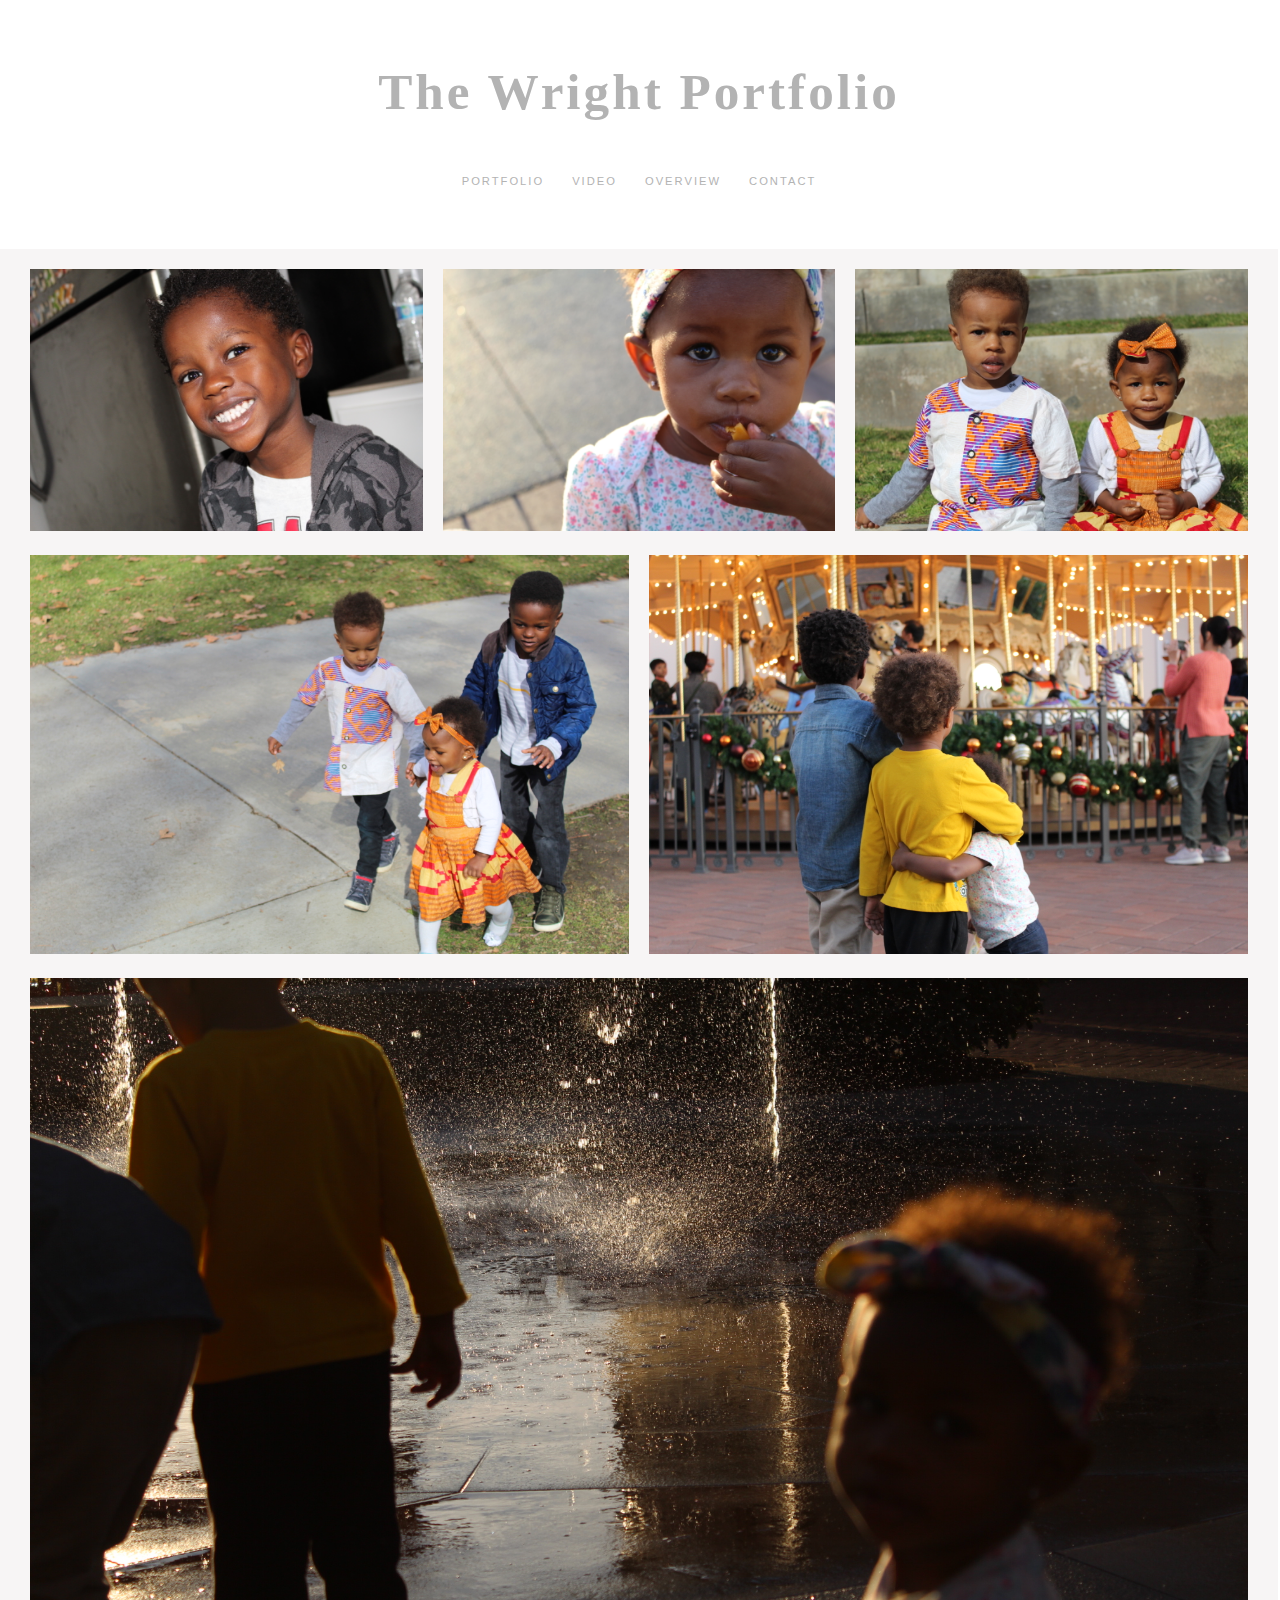
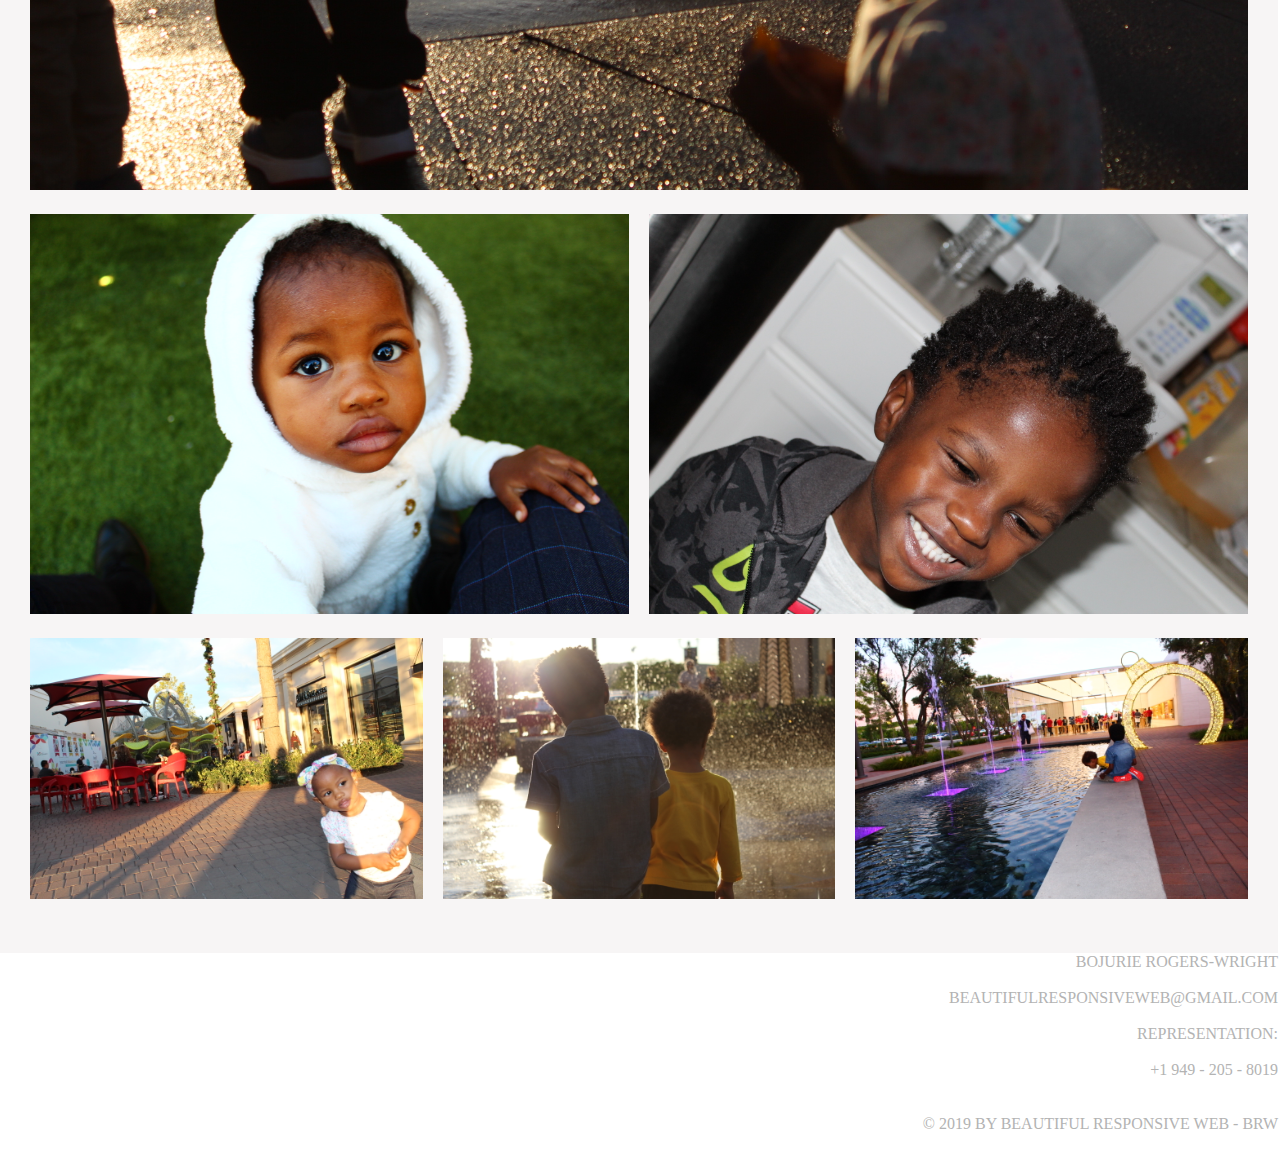
<file: index.html>
<!DOCTYPE html>
<html lang="en">
<head>
  <meta charset="UTF-8">
  <meta name="viewport" content="width=device-width, initial-scale=1.0">
  <meta http-equiv="X-UA-Compatible" content="ie=edge">
  <title>The Wright Kids Portfolio</title>
  <link rel="stylesheet" href="css/style.css">
  <link rel="stylesheet" href="css/portfolio.css">
</head>
<body>
  <div class="container">

    <header class="header">
        <div class="header_nav-wrapper">
            <h1><a href="index.html">The Wright Portfolio</a></h1>
        </div>
    
    
        <nav>
            <ul class="header_nav-wrapper_links">
                <a href="portfolio.html">Portfolio</a>
                <a href="videos.html">Video</a>
                <a href="overview.html">Overview</a>
                <a href="contact.html">Contact</a>
            </ul>
        </nav>
    </header>
    <main class="main">
        <div class="main-wrapper">
            <div class="image-wrapper__name-photos">
                
                  <a class="image-wrapper__name-photos-link" href="#">
                    <img src="images/LandingPage/IMG_0128.JPG" alt="">
                  </a>
                
                  <a class="image-wrapper__name-photos-link" href="#">
                    <img src="images/LandingPage/IMG_0056.JPG" alt="">
                  </a>

                  <a class="image-wrapper__name-photos-link" href="#">
                      <img src="images/LandingPage/IMG_0215.JPG" alt="">
                  </a>

            </div>

            <div class="image-wrapper__name-photos">
                  <a class="image-wrapper__name-photos-link" href="#">
                      <img src="images/LandingPage/IMG_0246.JPG" alt="">
                  </a>

                  <a class="image-wrapper__name-photos-link" href="#">
                    <img src="/images/LandingPage/IMG_0090.JPG" alt="">
                  </a>
            </div>
            <div class="image-wrapper__name-photos">
                <a class="image-wrapper__name-photos-link" href="#">
                    <img src="images/LandingPage/IMG_0033.JPG" alt="">
                </a>
            </div>
            <div class="image-wrapper__name-photos">
                
                <a class="image-wrapper__name-photos-link" href="#">
                    <img src="images/LandingPage/IMG_0153.JPG" alt="">
                </a>
                <a class="image-wrapper__name-photos-link" href="#">
                    <img src="images/LandingPage/IMG_0131.JPG" alt="">
                </a>

            </div>
            <div class="image-wrapper__name-photos">
                
                <a class="image-wrapper__name-photos-link" href="#">
                    <img src="images/LandingPage/IMG_0061.JPG" alt="">
                </a>
                <a class="image-wrapper__name-photos-link" href="#">
                    <img src="images/LandingPage/IMG_0032.JPG" alt="">
                </a>
                <a class="image-wrapper__name-photos-link" href="#">
                    <img src="images/LandingPage/IMG_0113.JPG" alt="">
                </a>

            </div>
       </div>
    </main>

    <footer>
        <div class="sqs-block html-block sqs-block-html" data-block-type="2" id="block-yui_3_17_2_1_1560896270280_31772">
            <div class="sqs-block-content">
                <p style="text-align:right;white-space:pre-wrap;" class="">BOJURIE ROGERS-WRIGHT<br>
                    <a href="mailto:beautifulresponsiveweb@gmail.com" target="_blank">BEAUTIFULRESPONSIVEWEB@GMAIL.COM</a>
                </p>
                <p style="text-align:right;white-space:pre-wrap;" class="">REPRESENTATION:
                    <br>+1 949 -&nbsp;205 - 8019<br>
                    <br>© 2019 BY BEAUTIFUL RESPONSIVE WEB - BRW
                </p>
            </div>
        </div>
    </footer>
  </div>
</body>
</html>
</file>
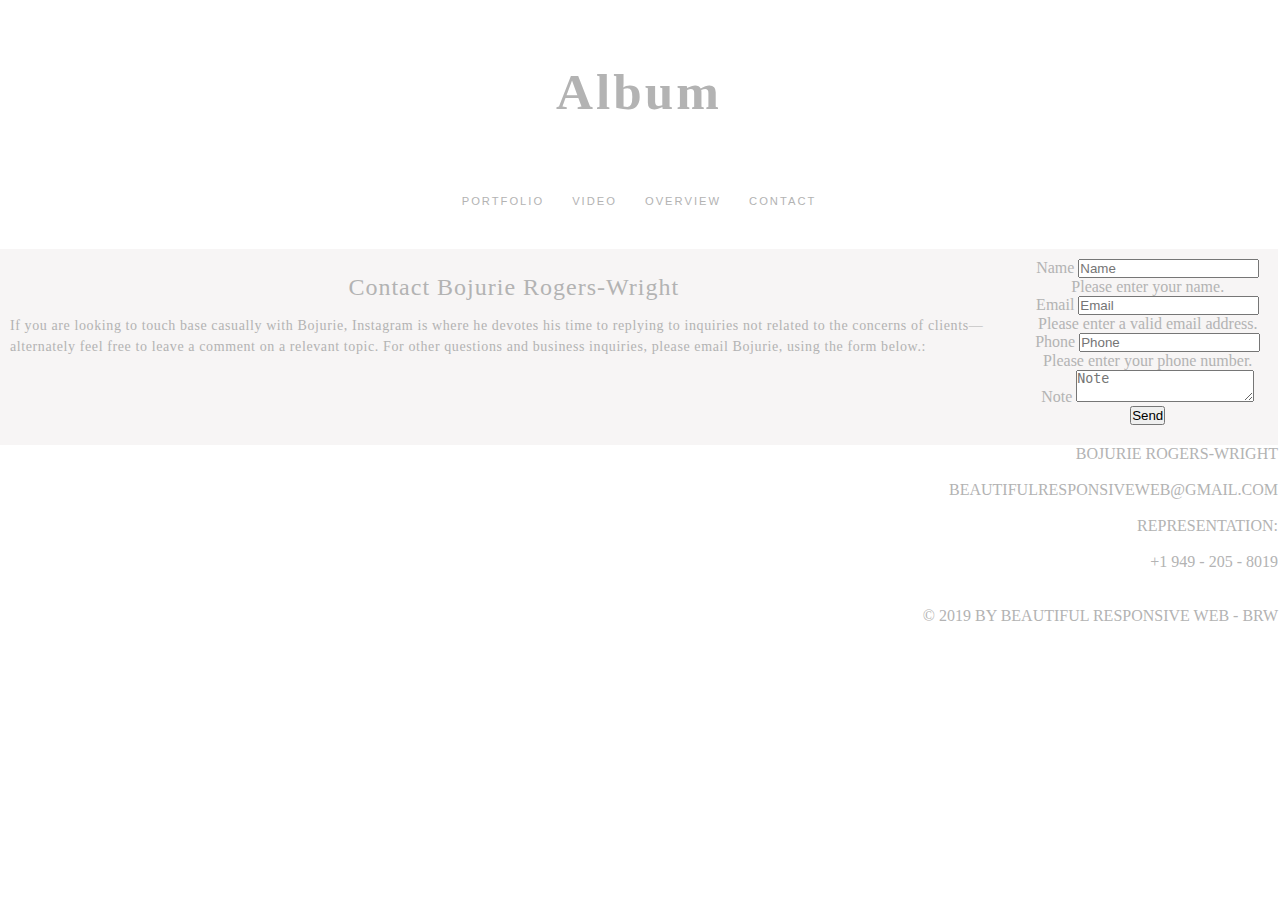
<file: contact.html>
<!DOCTYPE html>
<html lang="en">
<head>
  <meta charset="UTF-8">
  <meta name="viewport" content="width=device-width, initial-scale=1.0">
  <meta http-equiv="X-UA-Compatible" content="ie=edge">
  <title>La Familia</title>
  <link rel="stylesheet" href="css/style.css">
  <link rel="stylesheet" href="css/portfolio.css">
  <link rel="stylesheet" href="css/overview.css">
  <link rel="stylesheet" href="css/contact.css">
</head>
<body>

  <div class="container">

    <header class="header">
      <div class="header_nav-wrapper">
          <h1><a href="index.html">Album</a></h1>
      </div>
    </header>
    
    <nav>
        <ul class="header_nav-wrapper_links">
            <a href="portfolio.html">Portfolio</a>
            <a href="videos.html">Video</a>
            <a href="overview.html">Overview</a>
            <a href="contact.html">Contact</a>
        </ul>
    </nav>
    <main>
        <div class="contact">
            <h1>Contact Bojurie Rogers-Wright</h1>
            <p>If you are looking to touch base casually with Bojurie, <a href="https://www.instagram.com/bojuriescode/" target="blank">Instagram</a>  is where he devotes his time to replying to inquiries not related to the concerns of clients—alternately feel free to leave a comment on a relevant topic. For other questions and business inquiries, please email Bojurie, using the form below.:</p>
        </div>
        <div class="contact-form">
            <form action="mailto:bojurier@gmail.com" method="POST" enctype="text/plain">
                <div class="input">
                    <div class="name">
                        <label for="">Name</label>
                        <input type="text" rel="Full Name" placeholder="Name" value="" name="name" required>
                        <span class="status"> 
                            <span class="valid"><span class="indicator"></span></span>
                            <span class="invalid"><span class="indicator"></span>Please enter your name.</span>
                            <span class="indicator"></span>
                        </span>
                    </div>

                    <div class="email">
                        <label>Email</label>
                        <input type="email" rel="Email Address" placeholder="Email" value="" name="email" required="">
                        <span class="status"> 
                            <span class="valid"><span class="indicator"></span></span>
                            <span class="invalid"><span class="indicator"></span>Please enter a valid email address.</span>
                            <span class="indicator"></span>
                        </span>
                    </div>

                    <div class="phone">
                        <label>Phone</label>
                        <input type="phone" rel="Phone Number" placeholder="Phone" value="" name="phone">
                    </div>
                    <span class="status"> 
                            <span class="valid"><span class="indicator"></span></span>
                            <span class="invalid"><span class="indicator"></span>Please enter your phone number.</span>
                            <span class="indicator"></span>
                        </span>
                </div>

                <div class="message">
                    <label>Note</label>
                    <textarea name="msg" placeholder="Note" required=""></textarea>
                    <span class="status"> 
                </div>
                <div class="submit">
                    <label></label><button data-act="send" class="send">Send</button>
                </div>

                

            </form>

        </div>
        <!-- <div data-ordinal="1" class="widget ContactForm">
            <form action="mailto:bojurier@gmail.com" method="POST" enctype="text/plain">
                <div class="singles">
                    <div class="name">
                        <label>Name</label>
                        <input type="text" rel="Full Name" placeholder="Name" value="" name="name" required="">
                        <span class="status"> 
                            <span class="valid"><span class="indicator"></span></span>
                            <span class="invalid"><span class="indicator"></span>Please enter your name.</span>
                            <span class="indicator"></span>
                        </span>
                    </div>
                    <div class="email">
                        <label>Email</label>
                        <input type="email" rel="Email Address" placeholder="Email" value="" name="email" required="">
                        <span class="status"> 
                            <span class="valid"><span class="indicator"></span></span>
                            <span class="invalid"><span class="indicator"></span>Please enter a valid email address.</span>
                            <span class="indicator"></span>
                        </span>
                    </div>
                    <div class="phone">
                        <label>Phone</label>
                        <input type="phone" rel="Phone Number" placeholder="Phone" value="" name="phone">
                     
                    </div>
                </div>
                    <div class="note">
                        <label>Note</label>
                        <textarea name="msg" placeholder="Note" required=""></textarea>
                        <span class="status"> 
                            <span class="valid"><span class="indicator"></span></span>
                            <span class="invalid"><span class="indicator"></span>Don't forget your message!</span>
                            <span class="indicator"></span>
                        </span>
                    </div>
                    
                    <div class="submit">
                        <label></label><button data-act="send" class="send">Send</button>
                    </div>
                    <div>
                        <label></label><span class="sending">sending...</span>
                    </div>
            </form>
                <div class="sent">
                    Message sent!  Thanks for your interest.
                </div>
        </div> -->
    </main>
    <footer>
        <div class="sqs-block html-block sqs-block-html" data-block-type="2" id="block-yui_3_17_2_1_1560896270280_31772">
            <div class="sqs-block-content">
                <p style="text-align:right;white-space:pre-wrap;" class="">BOJURIE ROGERS-WRIGHT<br>
                    <a href="mailto:beautifulresponsiveweb@gmail.com" target="_blank">BEAUTIFULRESPONSIVEWEB@GMAIL.COM</a>
                </p>
                <p style="text-align:right;white-space:pre-wrap;" class="">REPRESENTATION:
                    <br>+1 949 -&nbsp;205 - 8019<br>
                    <br>© 2019 BY BEAUTIFUL RESPONSIVE WEB - BRW
                </p>
            </div>
        </div>
    </footer>
  </div>
</body>
</html>
</file>
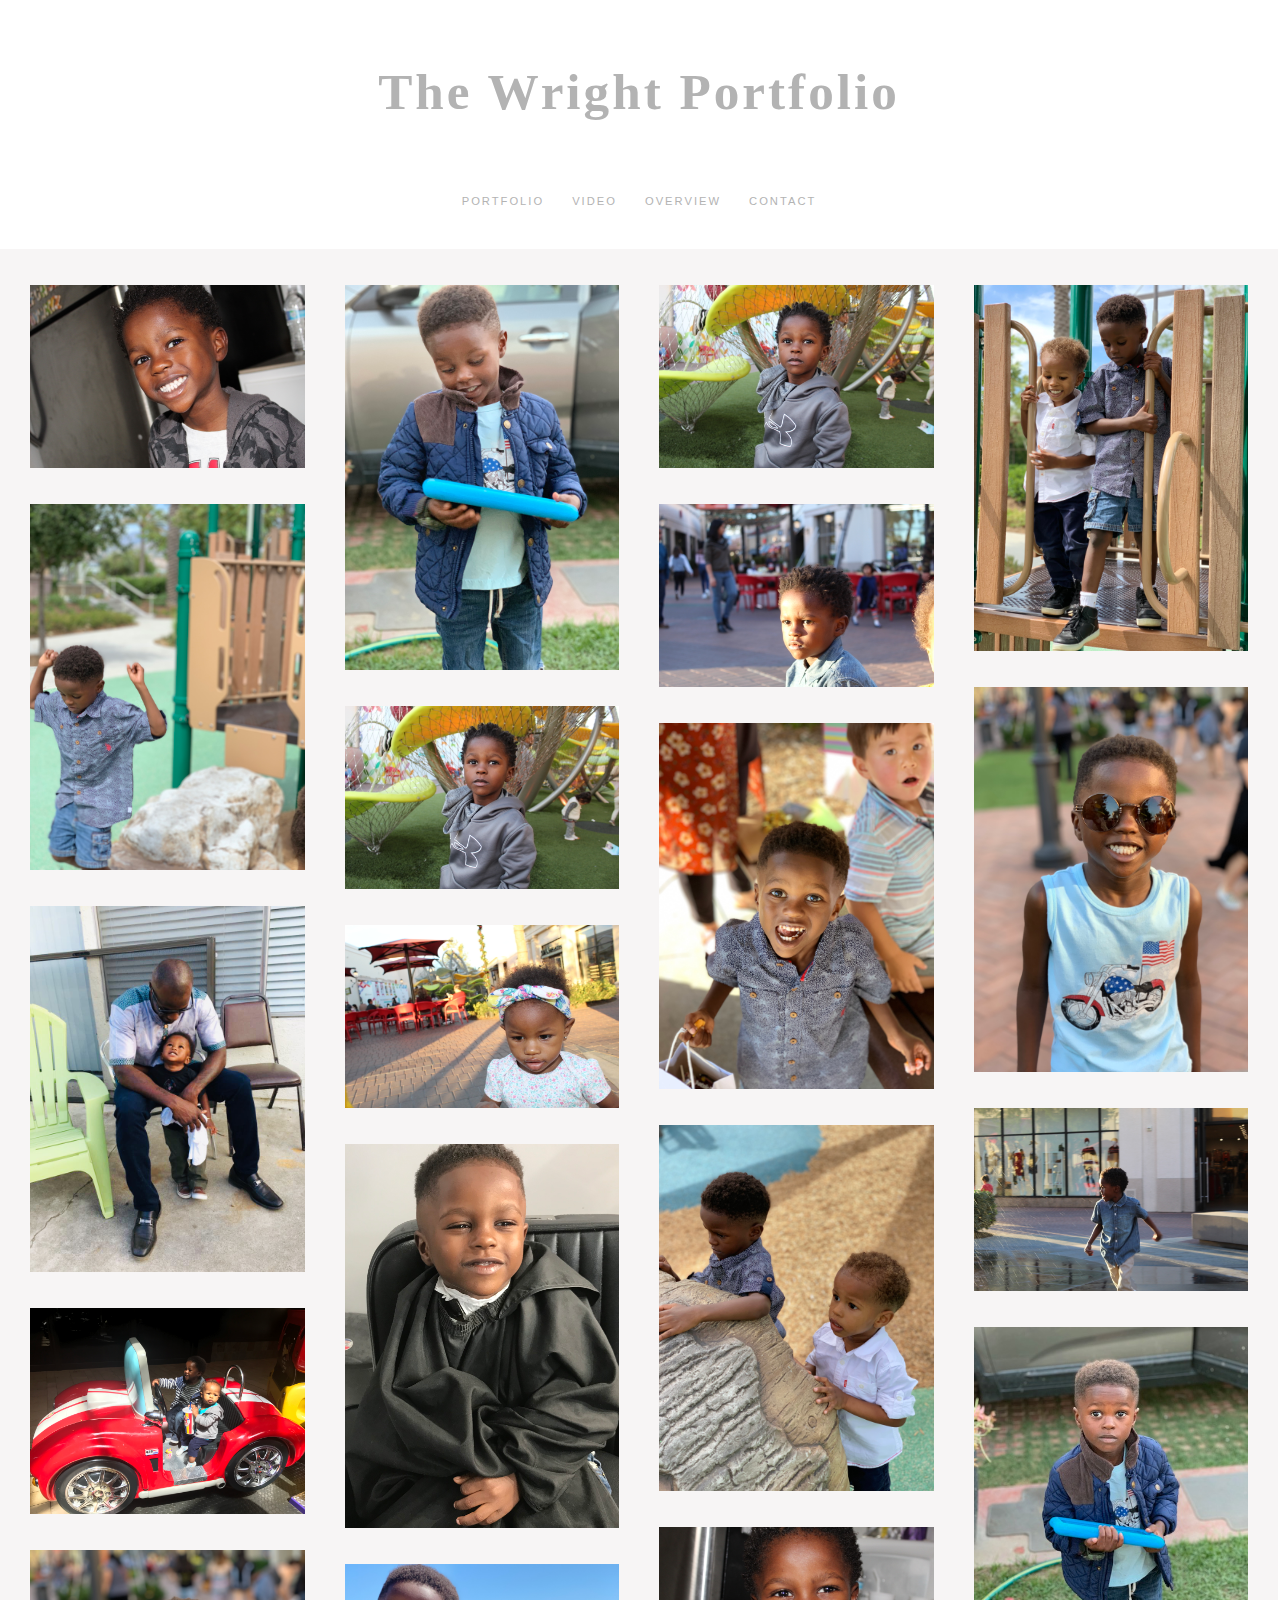
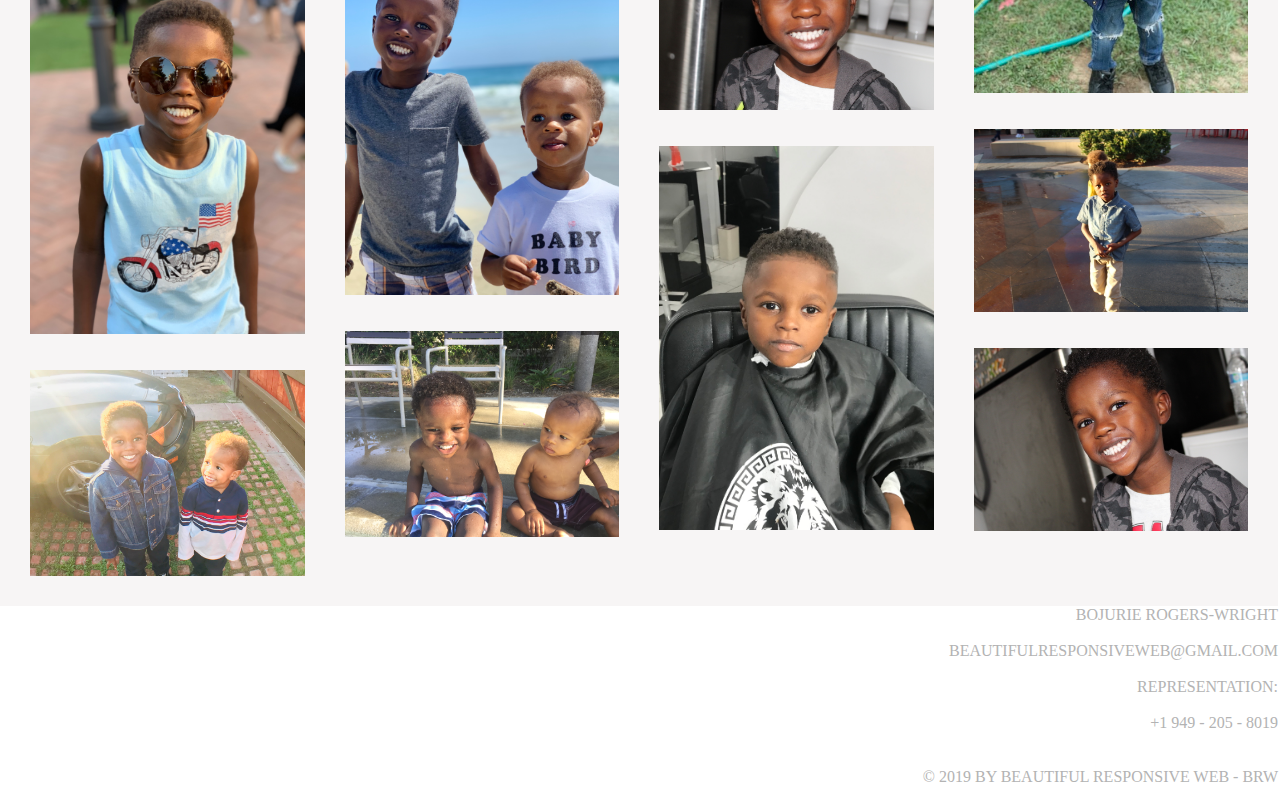
<file: idris.html>
<!DOCTYPE html>
<html lang="en">
<head>
  <meta charset="UTF-8">
  <meta name="viewport" content="width=device-width, initial-scale=1.0">
  <meta http-equiv="X-UA-Compatible" content="ie=edge">
  <title>The Wright Kids Portfolio</title>
  <link rel="stylesheet" href="css/style.css">
  <link rel="stylesheet" href="css/portfolio.css">
</head>
<body>

  <div class="container">

    <header class="header">
      <div class="header_nav-wrapper">
          <h1><a href="index.html">The Wright Portfolio</a></h1>
      </div>
    </header>
    
    <nav>
        <ul class="header_nav-wrapper_links">
            <a href="portfolio.html">Portfolio</a>
            <a href="videos.html">Video</a>
            <a href="overview.html">Overview</a>
            <a href="contact.html">Contact</a>
        </ul>
    </nav>

    <main class="row">
      <div class="column">
            <a class="image-wrapper__name-photos-link" href="#">
              <img src="images/LandingPage/IMG_0128.JPG" onclick="openModal();currentSlide(1)" class="hover-shadow"alt="">
            </a>
            <a class="image-wrapper__name-photos-link" href="">
                <img src="/images/Idris/IMG_0339 copy.jpg" onclick="openModal();currentSlide(2)" class="hover-shadow"alt="">
            </a>
            <a class="image-wrapper__name-photos-link">
                <img src="images/Idris/IMG_0517.jpg" onclick="openModal();currentSlide(3)" class="hover-shadow"alt="">
            </a>
            <a class="image-wrapper__name-photos-link" href="#">
                <img src="images/Idris/IMG_1733.JPG" onclick="openModal();currentSlide(4)" class="hover-shadow"alt="">
            </a>
          
            <a class="image-wrapper__name-photos-link">
                <img src="/images/Idris/IMG_0272 copy.jpg" onclick="openModal();currentSlide(5)" class="hover-shadow"alt="">
            </a>

            <a class="image-wrapper__name-photos-link">
                <img src="images/Idris/IMG_3944.jpg" onclick="openModal();currentSlide(6)" class="hover-shadow"alt="">
            </a>
      </div>
      <div class="column">

            <a class="image-wrapper__name-photos-link" href="">
              <img src="/images/Idris/IMG_0143 copy.jpg" onclick="openModal();currentSlide(7)" class="hover-shadow" alt="">
            </a>
            <a class="image-wrapper__name-photos-link"  href="">
              <img src="/images/Idris/IMG_0158.JPG" onclick="openModal();currentSlide(8)" class="hover-shadow" alt="">
            </a>
            
            <a class="image-wrapper__name-photos-link">
                <img src="images/LandingPage/IMG_0062.JPG" onclick="openModal();currentSlide(9)" class="hover-shadow" alt="">
            </a>
            <a class="image-wrapper__name-photos-link" href="">
              <img src="/images/Idris/IMG_4776 copy.jpg" onclick="openModal();currentSlide(10)" class="hover-shadow" alt="">
            </a>
            <a class="image-wrapper__name-photos-link" href="">
              <img src="/images/Idris/IMG_0114 copy.jpg" onclick="openModal();currentSlide(11)" class="hover-shadow" alt="">
            </a>
            <a class="image-wrapper__name-photos-link">
                <img src="images/Idris/IMG_3819.JPG" onclick="openModal();currentSlide(12)" class="hover-shadow" alt="">
            </a>
      </div>
      <div class="column">
            <a class="image-wrapper__name-photos-link" href="">
              <img src="/images/Idris/IMG_0158.JPG" onclick="openModal();currentSlide(13)" class="hover-shadow" alt="">
            </a>
            <a class="image-wrapper__name-photos-link" href="">
              <img src="/images/Idris/IMG_0054.JPG" onclick="openModal();currentSlide(14)" class="hover-shadow" alt="">
            </a>
            <a class="image-wrapper__name-photos-link" href="">
              <img src="/images/Idris/IMG_0397 copy.jpg" onclick="openModal();currentSlide(15)" class="hover-shadow" alt="">
            </a>
            <a class="image-wrapper__name-photos-link" href="">
              <img src="/images/Idris/IMG_0350 copy.jpg" onclick="openModal();currentSlide(16)" class="hover-shadow" alt="">
            </a>
            <a class="image-wrapper__name-photos-link" href="">
              <img src="/images/Idris/IMG_0129.JPG" onclick="openModal();currentSlide(17)" class="hover-shadow" alt="">
            </a>
            <a class="image-wrapper__name-photos-link" href="">
              <img src="/images/Idris/IMG_4332 copy.jpg" onclick="openModal();currentSlide(18)" class="hover-shadow" alt="">
            </a>
            
        </div>
        <div class="column">

            <a class="image-wrapper__name-photos-link" href="">
              <img src="/images/Idris/IMG_0320 copy.jpg" onclick="openModal();currentSlide(19)" class="hover-shadow" alt="">
            </a>
            <a class="image-wrapper__name-photos-link" href="">
              <img src="/images/Idris/IMG_0272 copy.jpg" onclick="openModal();currentSlide(20)" class="hover-shadow" alt="">
            </a>
            <a class="image-wrapper__name-photos-link" href="">
              <img src="/images/Idris/IMG_0045.JPG" onclick="openModal();currentSlide(21)" class="hover-shadow" alt="">
            </a>
            <a class="image-wrapper__name-photos-link" href="">
              <img src="/images/Idris/IMG_0138 copy.jpg" onclick="openModal();currentSlide(22)" class="hover-shadow" alt="">
            </a>
            <a class="image-wrapper__name-photos-link" href="">
              <img src="/images/Idris/IMG_0058.JPG" onclick="openModal();currentSlide(23)" class="hover-shadow" alt="">
            </a>
            <a class="image-wrapper__name-photos-link" href="#">
                <img src="images/LandingPage/IMG_0128.JPG" onclick="openModal();currentSlide(24)" class="hover-shadow" alt="">
            </a>
          
        </div>
    </main>

    <script src="index.js" type="text"></script>

    <footer>
      <div class="sqs-block html-block sqs-block-html" data-block-type="2" id="block-yui_3_17_2_1_1560896270280_31772">
          <div class="sqs-block-content">
              <p style="text-align:right;white-space:pre-wrap;" class="">BOJURIE ROGERS-WRIGHT<br>
                  <a href="mailto:beautifulresponsiveweb@gmail.com" target="_blank">BEAUTIFULRESPONSIVEWEB@GMAIL.COM</a>
              </p>
              <p style="text-align:right;white-space:pre-wrap;" class="">REPRESENTATION:
                  <br>+1 949 -&nbsp;205 - 8019<br>
                  <br>© 2019 BY BEAUTIFUL RESPONSIVE WEB - BRW
              </p>
          </div>
      </div>
  </footer>
</div>
</body>
</html>
</file>
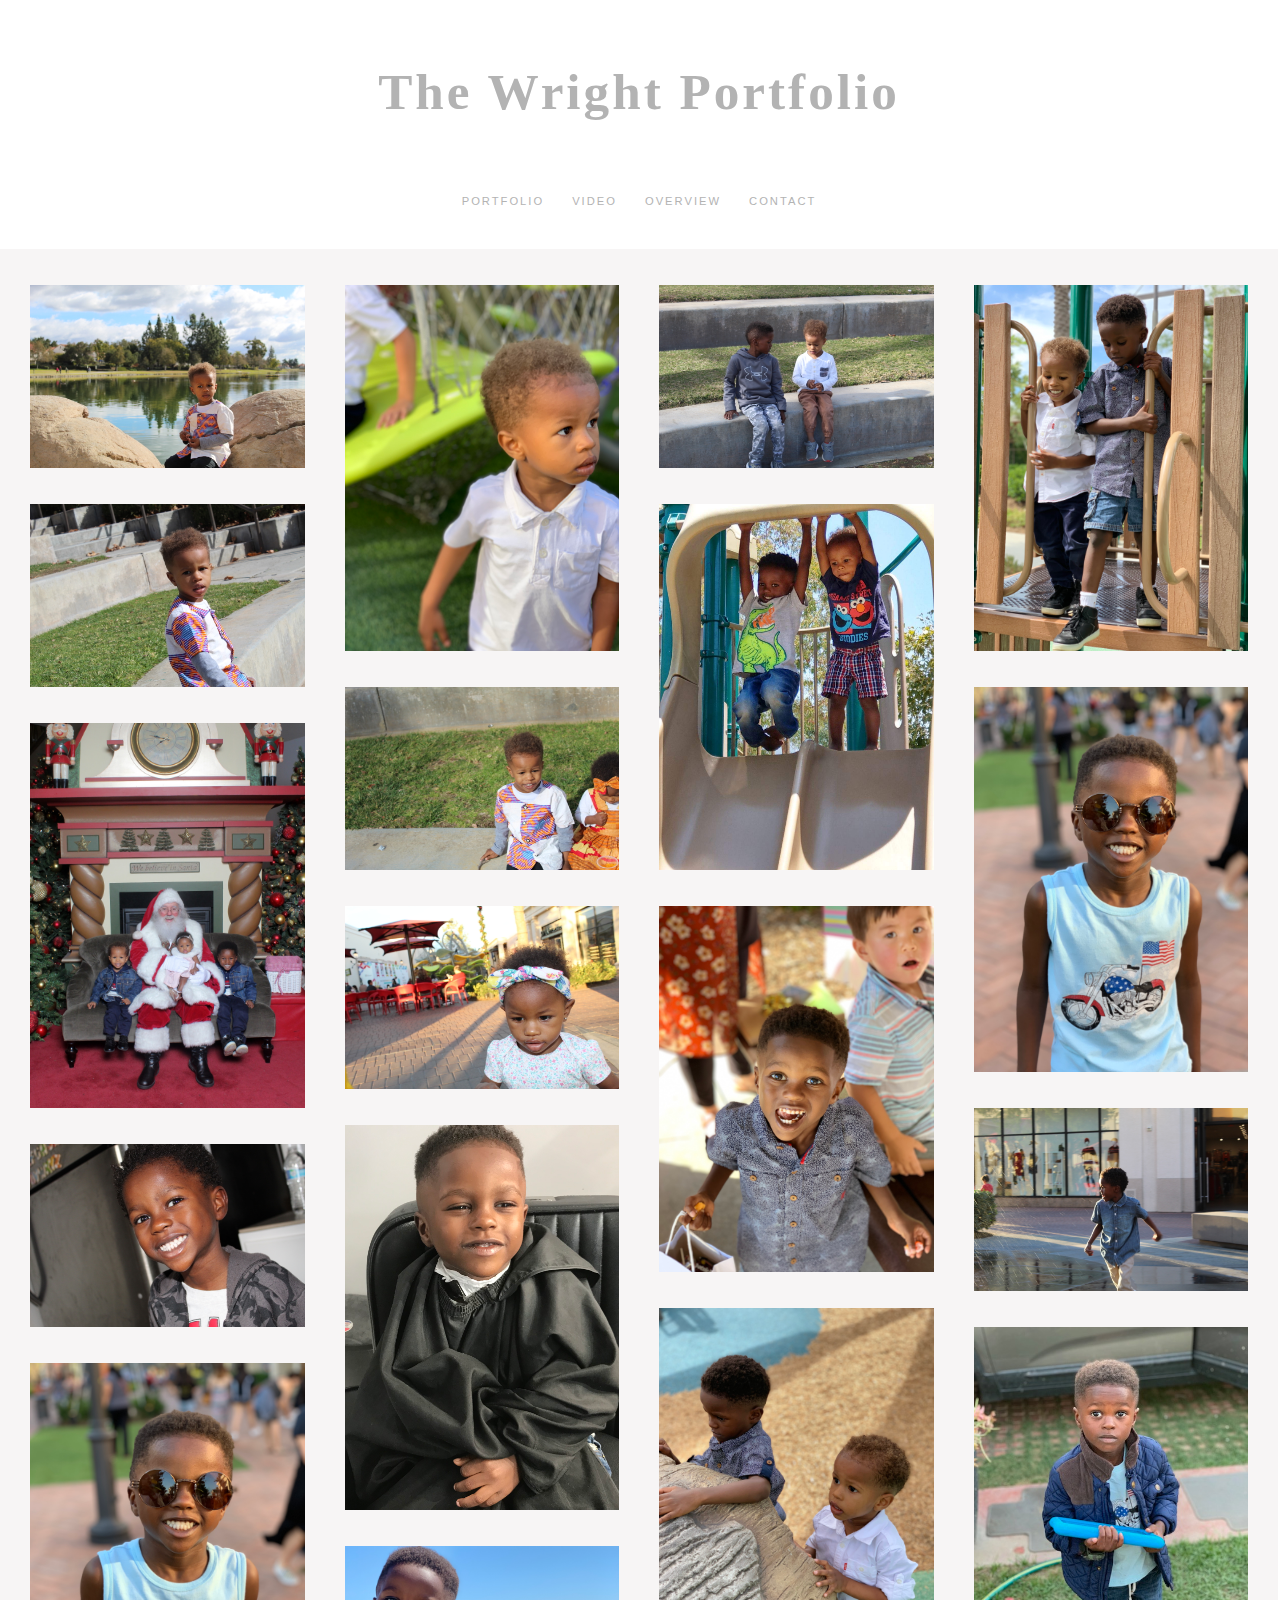
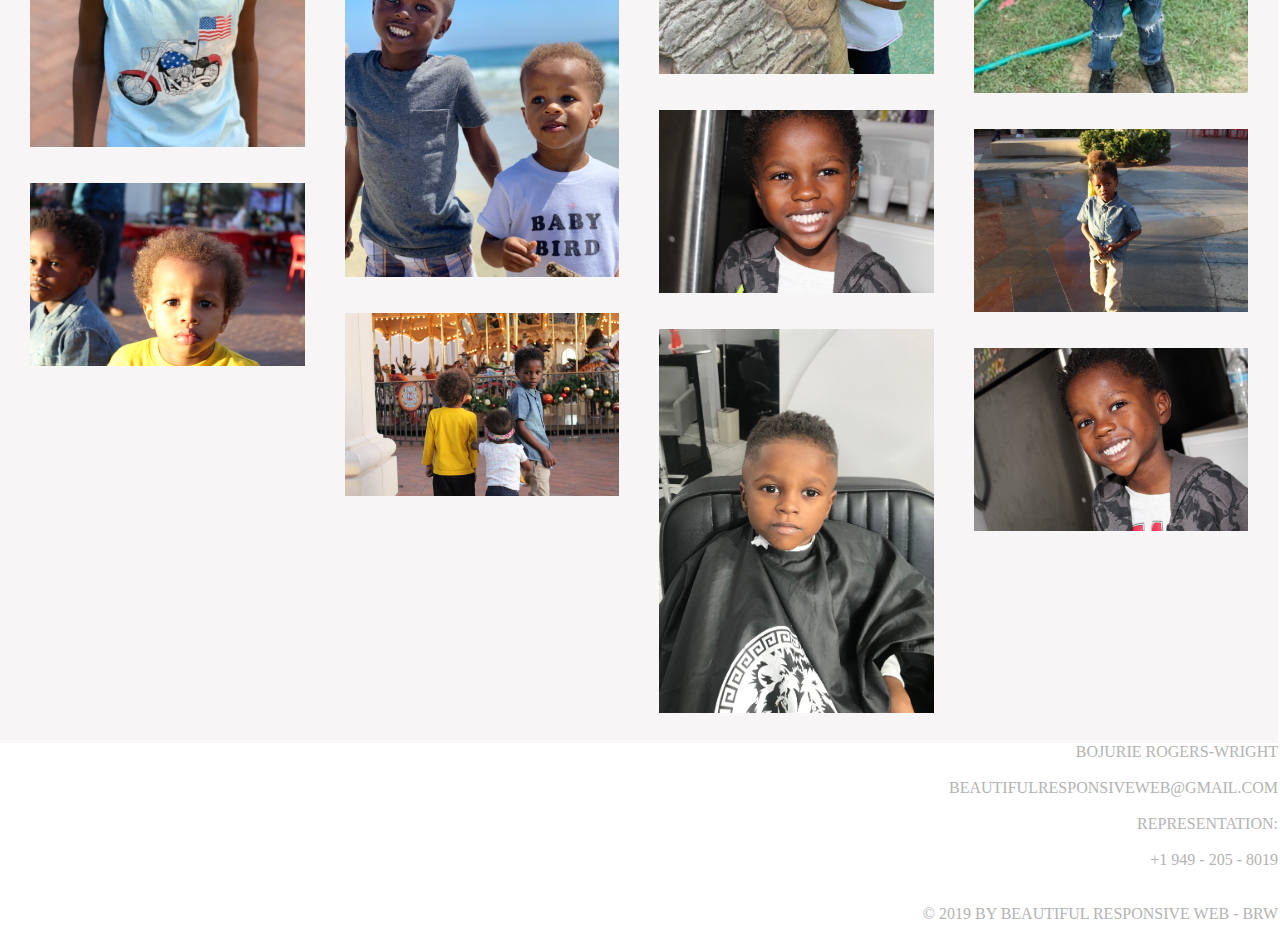
<file: kamen.html>
<!DOCTYPE html>
<html lang="en">
<head>
  <meta charset="UTF-8">
  <meta name="viewport" content="width=device-width, initial-scale=1.0">
  <meta http-equiv="X-UA-Compatible" content="ie=edge">
  <title>The Wright Kids Portfolio</title>
  <link rel="stylesheet" href="css/style.css">
  <link rel="stylesheet" href="css/portfolio.css">
</head>
<body>

  <div class="container">

    <header class="header">
      <div class="header_nav-wrapper">
          <h1><a href="index.html">The Wright Portfolio</a></h1>
      </div>
    </header>
    
    <nav>
        <ul class="header_nav-wrapper_links">
            <a href="portfolio.html">Portfolio</a>
            <a href="videos.html">Video</a>
            <a href="overview.html">Overview</a>
            <a href="contact.html">Contact</a>
        </ul>
    </nav>

    <main class="row">
      <div class="column">
            <a class="image-wrapper__name-photos-link" href="#">
              <img src="images/Kamen/IMG_0229.JPG" onclick="openModal();currentSlide(1)" class="hover-shadow"alt="">
            </a>
            <a class="image-wrapper__name-photos-link" href="">
                <img src="/images/Kamen/IMG_0201.JPG" onclick="openModal();currentSlide(2)" class="hover-shadow"alt="">
            </a>
            <a class="image-wrapper__name-photos-link">
                <img src="images/Kamen/IMG_3968.JPG" onclick="openModal();currentSlide(3)" class="hover-shadow"alt="">
            </a>
            <a class="image-wrapper__name-photos-link" href="#">
                <img src="images/LandingPage/IMG_0128.JPG" onclick="openModal();currentSlide(4)" class="hover-shadow"alt="">
            </a>
          
            <a class="image-wrapper__name-photos-link">
                <img src="/images/Idris/IMG_0272 copy.jpg" onclick="openModal();currentSlide(5)" class="hover-shadow"alt="">
            </a>

            <a class="image-wrapper__name-photos-link">
                <img src="images/LandingPage/IMG_0055.JPG" onclick="openModal();currentSlide(6)" class="hover-shadow"alt="">
            </a>
      </div>
      <div class="column">

            <a class="image-wrapper__name-photos-link" href="">
              <img src="/images/Kamen/IMG_0241 copy.jpg" onclick="openModal();currentSlide(7)" class="hover-shadow" alt="">
            </a>
            <a class="image-wrapper__name-photos-link"  href="">
              <img src="/images/Kamen/IMG_0211.JPG" onclick="openModal();currentSlide(8)" class="hover-shadow" alt="">
            </a>
            
            <a class="image-wrapper__name-photos-link">
                <img src="images/LandingPage/IMG_0062.JPG" onclick="openModal();currentSlide(9)" class="hover-shadow" alt="">
            </a>
            <a class="image-wrapper__name-photos-link" href="">
              <img src="/images/Idris/IMG_4776 copy.jpg" onclick="openModal();currentSlide(10)" class="hover-shadow" alt="">
            </a>
            <a class="image-wrapper__name-photos-link" href="">
              <img src="/images/Idris/IMG_0114 copy.jpg" onclick="openModal();currentSlide(11)" class="hover-shadow" alt="">
            </a>
            <a class="image-wrapper__name-photos-link">
                <img src="images/Idris/IMG_0095.JPG" onclick="openModal();currentSlide(12)" class="hover-shadow" alt="">
            </a>
      </div>
      <div class="column">
            <a class="image-wrapper__name-photos-link" href="">
              <img src="/images/Kamen/IMG_0385.JPG" onclick="openModal();currentSlide(13)" class="hover-shadow" alt="">
            </a>
            <a class="image-wrapper__name-photos-link" href="">
              <img src="/images/Kamen/IMG_3168.JPG" onclick="openModal();currentSlide(14)" class="hover-shadow" alt="">
            </a>
            <a class="image-wrapper__name-photos-link" href="">
              <img src="/images/Idris/IMG_0397 copy.jpg" onclick="openModal();currentSlide(15)" class="hover-shadow" alt="">
            </a>
            <a class="image-wrapper__name-photos-link" href="">
              <img src="/images/Idris/IMG_0350 copy.jpg" onclick="openModal();currentSlide(16)" class="hover-shadow" alt="">
            </a>
            <a class="image-wrapper__name-photos-link" href="">
              <img src="/images/Idris/IMG_0129.JPG" onclick="openModal();currentSlide(17)" class="hover-shadow" alt="">
            </a>
            <a class="image-wrapper__name-photos-link" href="">
              <img src="/images/Idris/IMG_4332 copy.jpg" onclick="openModal();currentSlide(18)" class="hover-shadow" alt="">
            </a>
            
        </div>
        <div class="column">

            <a class="image-wrapper__name-photos-link" href="">
              <img src="/images/Idris/IMG_0320 copy.jpg" onclick="openModal();currentSlide(19)" class="hover-shadow" alt="">
            </a>
            <a class="image-wrapper__name-photos-link" href="">
              <img src="/images/Idris/IMG_0272 copy.jpg" onclick="openModal();currentSlide(20)" class="hover-shadow" alt="">
            </a>
            <a class="image-wrapper__name-photos-link" href="">
              <img src="/images/Idris/IMG_0045.JPG" onclick="openModal();currentSlide(21)" class="hover-shadow" alt="">
            </a>
            <a class="image-wrapper__name-photos-link" href="">
              <img src="/images/Idris/IMG_0138 copy.jpg" onclick="openModal();currentSlide(22)" class="hover-shadow" alt="">
            </a>
            <a class="image-wrapper__name-photos-link" href="">
              <img src="/images/Idris/IMG_0058.JPG" onclick="openModal();currentSlide(23)" class="hover-shadow" alt="">
            </a>
            <a class="image-wrapper__name-photos-link" href="#">
                <img src="images/LandingPage/IMG_0128.JPG" onclick="openModal();currentSlide(24)" class="hover-shadow" alt="">
            </a>
          
        </div>
    </main>

    <script src="index.js" type="text"></script>

    <footer>
      <div class="sqs-block html-block sqs-block-html" data-block-type="2" id="block-yui_3_17_2_1_1560896270280_31772">
          <div class="sqs-block-content">
              <p style="text-align:right;white-space:pre-wrap;" class="">BOJURIE ROGERS-WRIGHT<br>
                  <a href="mailto:beautifulresponsiveweb@gmail.com" target="_blank">BEAUTIFULRESPONSIVEWEB@GMAIL.COM</a>
              </p>
              <p style="text-align:right;white-space:pre-wrap;" class="">REPRESENTATION:
                  <br>+1 949 -&nbsp;205 - 8019<br>
                  <br>© 2019 BY BEAUTIFUL RESPONSIVE WEB - BRW
              </p>
          </div>
      </div>
  </footer>
</div>
</body>
</html>
</file>
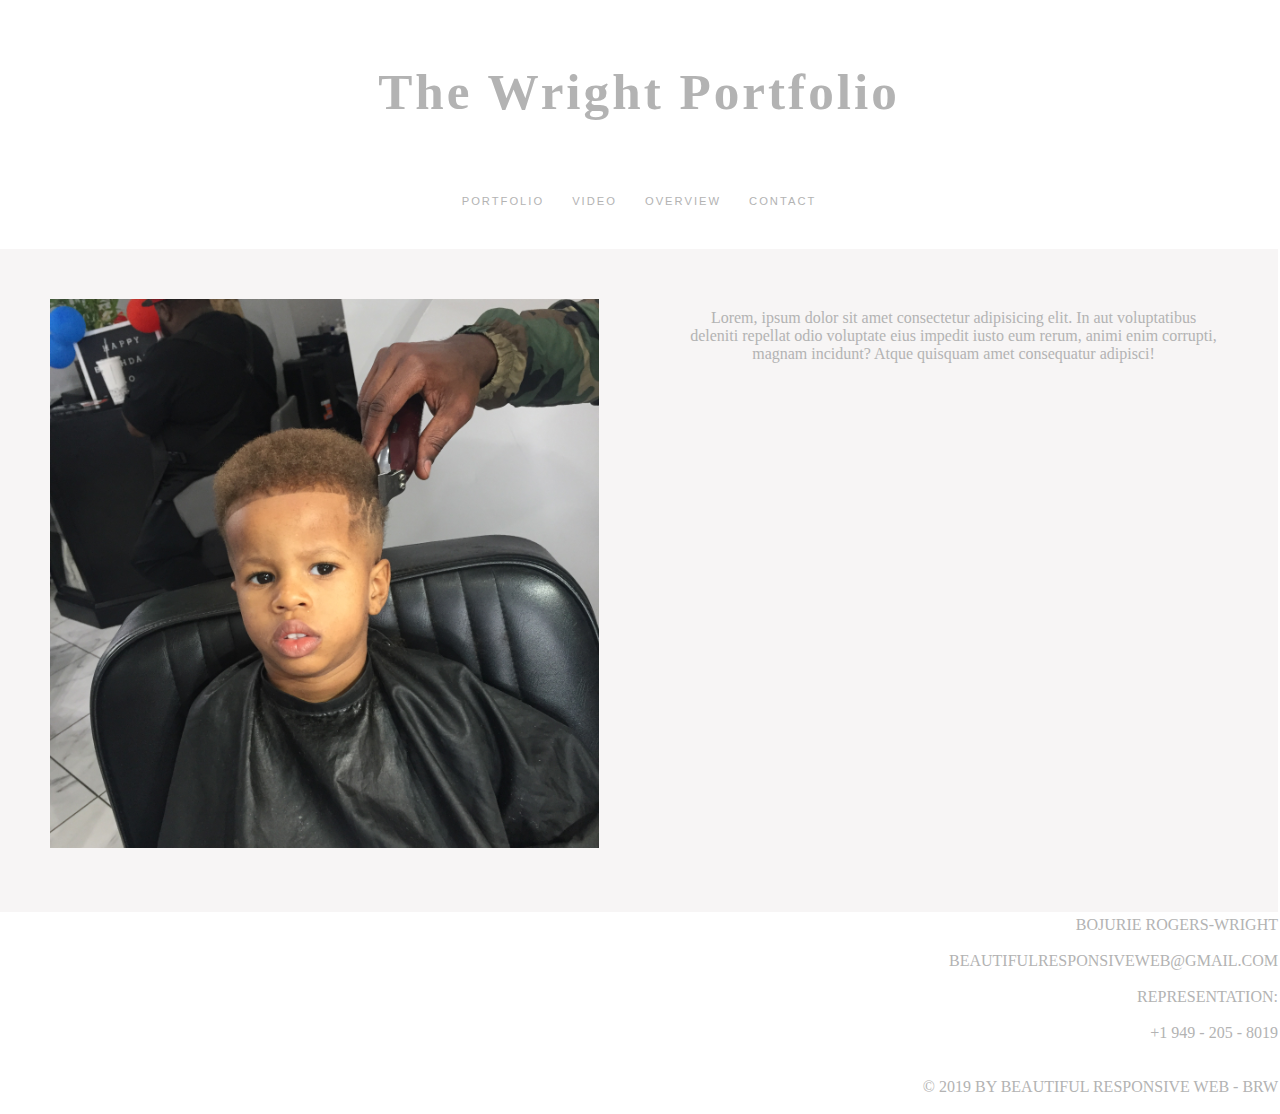
<file: overview.html>
<!DOCTYPE html>
<html lang="en">
<head>
  <meta charset="UTF-8">
  <meta name="viewport" content="width=device-width, initial-scale=1.0">
  <meta http-equiv="X-UA-Compatible" content="ie=edge">
  <title>The Wright Kids Portfolio</title>
  <link rel="stylesheet" href="css/style.css">
  <link rel="stylesheet" href="css/portfolio.css">
  <link rel="stylesheet" href="css/overview.css">
</head>
<body>

  <div class="container">

    <header class="header">
      <div class="header_nav-wrapper">
          <h1><a href="index.html">The Wright Portfolio</a></h1>
      </div>
    </header>
    
    <nav>
        <ul class="header_nav-wrapper_links">
            <a href="portfolio.html">Portfolio</a>
            <a href="videos.html">Video</a>
            <a href="overview.html">Overview</a>
            <a href="contact.html">Contact</a>
        </ul>
    </nav>

    <main class="row">
        
            <div class="overview-img">
                <img src="images/IMG_0745.JPG" alt="">
            </div>
            
            <div class="overview-para">
                <p>Lorem, ipsum dolor sit amet consectetur adipisicing elit. In aut voluptatibus deleniti repellat odio voluptate eius impedit iusto eum rerum, animi enim corrupti, magnam incidunt? Atque quisquam amet consequatur adipisci!

                </p>
            </div>

    </main>

    <footer>
        <div class="sqs-block html-block sqs-block-html" data-block-type="2" id="block-yui_3_17_2_1_1560896270280_31772">
            <div class="sqs-block-content">
                <p style="text-align:right;white-space:pre-wrap;" class="">BOJURIE ROGERS-WRIGHT<br>
                    <a href="mailto:beautifulresponsiveweb@gmail.com" target="_blank">BEAUTIFULRESPONSIVEWEB@GMAIL.COM</a>
                </p>
                <p style="text-align:right;white-space:pre-wrap;" class="">REPRESENTATION:
                    <br>+1 949 -&nbsp;205 - 8019<br>
                    <br>© 2019 BY BEAUTIFUL RESPONSIVE WEB - BRW
                </p>
            </div>
        </div>
    </footer>
  </div>
</body>
</html>
</file>
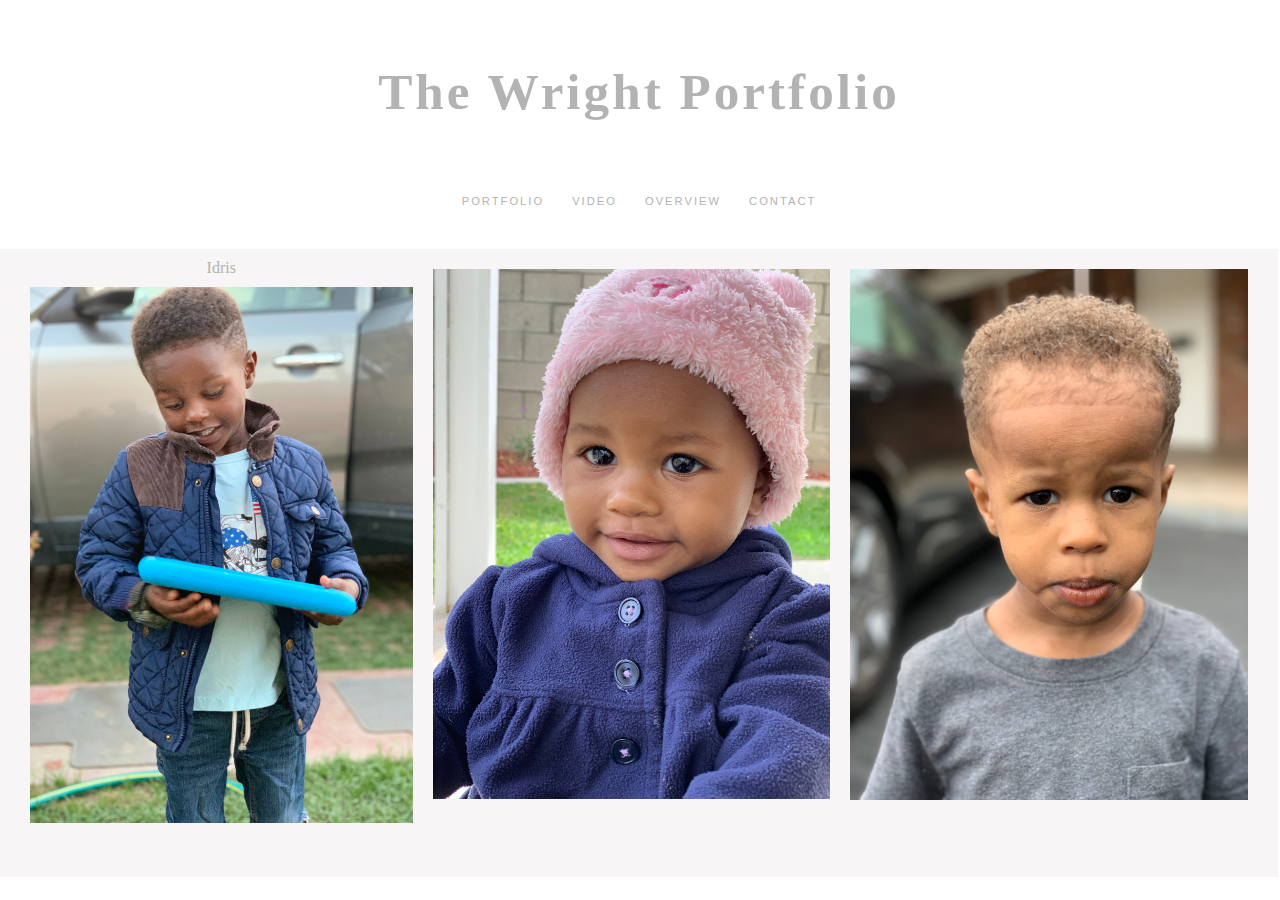
<file: portfolio.html>
<!DOCTYPE html>
<html lang="en">
<head>
  <meta charset="UTF-8">
  <meta name="viewport" content="width=device-width, initial-scale=1.0">
  <meta http-equiv="X-UA-Compatible" content="ie=edge">
  <title>The Wright Kids Portfolio</title>
  <link rel="stylesheet" href="css/style.css">
  <link rel="stylesheet" href="css/portfolio.css">
</head>
<body>
  <div class="container">

    <header class="header">
      <div class="header_nav-wrapper">
          <h1><a href="index.html">The Wright Portfolio</a></h1>
      </div>
    </header>
    
    <nav>
        <ul class="header_nav-wrapper_links">
            <a href="portfolio.html">Portfolio</a>
            <a href="videos.html">Video</a>
            <a href="overview.html">Overview</a>
            <a href="contact.html">Contact</a>
        </ul>
    </nav>

    <main class="main">
        <div class="main-wrapper">
            <div class="image-wrapper__name-photos">
                <div id="overlay" onclick="off()">
                    <div class="text">Idris
                        <a class="image-wrapper__name-photos-link" href="idris.html">
                            <img src="images/Idris/IMG_0143 copy.jpg" alt="">
                        </a>
                    </div>
                    
                </div>
                  
                
                  <a class="image-wrapper__name-photos-link" href="nala.html">
                      <img src="images/IMG_0036 copy.jpg" alt="">
                  </a>

                  <a class="image-wrapper__name-photos-link" href="kamen.html">
                      <img src="images/Kamen/IMG_0060 copy.jpg" alt="">
                  </a>

            </div>
        </div>
    </main>
  </div>
</body>
</html>
</file>
<file: css/style.css>
* {
  box-sizing: border-box;
  margin: 0;
  padding: 0;
}

body {

  color: #b3b3b3;
  text-align: center;
  padding-left: 0px;
  padding-right: 2px;
 
  
}

img{
  margin: 0;
  width: 100%;
  height: auto;
  padding: 10px;
  /* -webkit-filter: grayscale(100%); 
  filter: grayscale(100%); */
}

/* .image-wrapper__name-photos-link {
  padding: 5px;
} */

a {
  text-decoration: none;
  color: #b3b3b3;
}

h1 {
 font-size: 3.2rem;
 padding: 40px;
 font-family: "Times New Roman",Times,serif;
 letter-spacing: 3px;
 text-transform: capitalize;
 font-weight: 600;
 line-height: 1.25em;
}

h2 {
  font-family: Arial, Helvetica, sans-serif;
 font-weight: 300;
 font-size: 22px;
}

header a:hover {
  color: gray;
}
header {
    padding-top: 20px;
    padding-bottom: 20px;
    padding-left: 0%;
    padding-right: 0%;
    background-color: #fff;
}
nav {
  padding-bottom: 30px;
}

nav a:hover {
  color: gray;
  letter-spacing: 3px;
  font-weight: bold;
}

.main-wrapper {
  padding: 0px 10px 20px;
}
main {
  background:#f7f5f5;
  width: 100%;
  padding:10px 10px 20px;
  display: flex;
}

.column {
  flex: 25%;
  max-width: 25%;
}

a

footer {
  padding-top: 70px;
  width: 100%;
  background-color: #fff;
}

.header_nav-wrapper_links {
  list-style-type: none;

}

.header_nav-wrapper_links a{
  font-size: 0.7rem;
  text-decoration: none;
  text-transform: uppercase;
  padding: 12px;
  display: inline-block;
  color: #b3b3b3;
  font-weight: 500;
  font-family: Arial, Helvetica, sans-serif;
  letter-spacing: 2px;
  line-height: 1em;
}



.image-wrapper__name-photos {
  display: flex;
  /* padding: 10px 10px; */
}


.image-wrapper__name-photos img {
  /* Just in case there are inline attributes */
  width: 100% !important;
  height: auto !important;

}

@media screen and (max-width: 800px) {
  .image-wrapper__name-photos {
    flex: 50%;
    max-width: 50%;
  }
}

@media screen and (max-width: 600px) {
  .image-wrapper__name-photos {
    -ms-flex: 100%;
    flex: 100%;
    max-width: 100%;
  }
}
</file>
<file: css/portfolio.css>
/* .image-wrapper__name-photos-link {
  padding: 5px;
} */

.row {
  display: flex;
  flex-wrap: wrap;
  padding:10px 10px 20px;
}
.column {
  flex: 25%;
  max-width: 25%;
  padding: 0 10px;
}

.column img {
  margin-top: 16px;
  vertical-align: middle;
  width: 100%;
}

/* #overlay {
  position: fixed;
  display: none;
  width: 100%;
  height: 100%;
  top: 0;
  left: 0;
  right: 0;
  bottom: 0;
  background-color: rgba(0,0,0,0.5);
  z-index: 2;
  cursor: pointer;
}

#text{
  position: absolute;
  top: 50%;
  left: 50%;
  font-size: 50px;
  color: white;
  transform: translate(-50%,-50%);
  -ms-transform: translate(-50%,-50%);
} */

/* Responsive layout - makes a two column-layout instead of four columns */
@media screen and (max-width: 800px) {
  .column {
    flex: 50%;
    max-width: 50%;
  }
}

@media screen and (max-width: 600px) {
  .column {
    -ms-flex: 100%;
    flex: 100%;
    max-width: 100%;
  }
}
</file>
<file: css/overview.css>
.row {
  display: inline-block;
}

.overview-img {
  width: 50%;
  float: left;
  padding: 30px;
}

.overview-para {
  width: 50%;
  float: right;
  padding: 50px;
}
</file>
<file: css/contact.css>
main {
  /* display: inline-block; */
}
.contact {
  padding: 20px auto;
}

.contact h1{
  padding: 10px 10px 10px 0;
  letter-spacing: 1px;
  line-height: 1.5;
  font-weight: normal;
  text-align: center;
  font-size: 1.5em;
  
}

.contact p{
  padding-bottom: 20px;
  line-height: 1.5;
  letter-spacing: .6px;
  text-align: left;
  font-size: 14px;
}

.contact-form {
  
 
}

.input{
  float: left;
}

.note {
  /* float: right; */
    padding: 10px;
  height: 115px;
  min-height: 115px;
  /* display: inline-block; */
  width: 100%;
  padding: 0;
  background: none;
  border: 1px solid #010101;
  box-shadow: none;
  border-radius: 0;
  color: #818181;
}

/* .ContactForm {
  margin: 0;
  float: left;
  width: 50%;
  padding-top: 20px;
}

.ContactForm {
  overflow: hidden;
}

.contact-detail {
    margin: 0;
    float: left;
    width: 100%;
    padding-top: 20px;

}

.ContactForm {
  -webkit-box-sizing: border-box;
  -moz-box-sizing: border-box;
  box-sizing: border-box;
  float: left;
  clear: both;
  width: 100%;
}

form {
  margin: 0;
}
.ContactForm form .singles {
  margin: 0;
  overflow: hidden;
}

.ContactForm form .singles>div {
  margin: 0 0 25px;
}
.ContactForm .singles>div {
  width: 100%;
  margin: 0 0 25px;
  position: relative;
  overflow: hidden;
}

.ContactForm div {
  float: left;
  clear: both;
 
}

.singles {
  width: 100%;
  margin: 0 0 25px;
  position: relative;
  overflow: hidden;
}

.ContactForm LABEL {
  position: absolute;
  left: -999em;
  top: -999em;
  float: left;
  padding: 15px 10px;
  text-transform: capitalize;
  line-height: 15px;
}

.ContactForm LABEL {
  width: 54px;
  vertical-align: top;
  display: inline-block;
  text-transform: uppercase;
  padding-top: 0.2em;
}

.ContactForm input {
  margin: 0;
  line-height: 15px;
  height: 45px;
  padding: 15px 10px;
}

.ContactForm INPUT {
  -moz-box-sizing: border-box;
  width: 100%;
  background: none;
  border: 1px solid #010101;
  box-shadow: none;
  border-radius: 0;
  float: left;
  color: #818181;
}

.ContactForm .status {
  float: left;
  margin: 0 0 0 -45px;
  width: 45px;
  overflow: hidden;
  text-indent: -999em;
}

.ContactForm .status>span {
  line-height: 45px;
}

.ContactForm .status {
  float: left;
  margin: 0 0 0 -45px;
  width: 45px;
  overflow: hidden;
  text-indent: -999em;
}

.indicator {
  float: left;
}
.ContactForm .valid .indicator {
  background: none !important;
}
.ContactForm .indicator {
  margin: 0;
  padding: 0;
  width: 45px;
  height: 45px;
  display: block;
  text-indent: 0;
}
.ContactForm .indicator {
  position: relative;
}

.ContactForm .invalid {
  color: #822b2b;
}

.ContactForm .invalid, .ContactForm .valid {
  display: none;
}




@media only screen and (min-width: 769px){
.ContactForm .submit {
    width: 60%;
    }
  }
.ContactForm .submit {
    width: 100%;
    float: right;
    clear: none;
}
.ContactForm form>div {
    margin: 0 0 25px;
}


.ContactForm textarea {
  padding: 10px;
  height: 115px;
  min-height: 115px;
  display: inline-block;
  width: 100%;
  padding: 0;
  background: none;
  border: 1px solid #010101;
  box-shadow: none;
  border-radius: 0;
  color: #818181;
}
.ContactForm .note {
  position: relative;
  overflow: hidden;
  width: 100%;
  float: right;
  clear: none;
}

.status {
  margin: 0 0 0 -45px;
  width: 45px;
  overflow: hidden;
  display: inline-block;
  text-indent: -999em;
}

.ContactForm .note .status {
  margin: 0 0 0 -48px;
}



.ContactForm .indicator {
  margin: 0;
  padding: 0;
  width: 45px;
  height: 45px;
  display: block;
  text-indent: 0;
}

.ContactForm .valid .indicator, .ContactForm .invalid .indicator {
  float: left;
}
.ContactForm .valid .indicator {
  background: none !important;
}
.ContactForm .valid .indicator {
  background-color: #b0cc9f;
  background-position: center center;
  background-repeat: no-repeat;
}

.ContactForm .status>span {
  line-height: 45px;
}

.submit {
  width: 100%;
  float: right;
  clear: none;
}

.send {
  color: #818181;
  width: 100%;
  font-size: 1em;
  border: none;
  text-indent: 10px;
  padding: 3px 0 0;
  line-height: 42px;
  margin-left: 5px;
  background:#b3b3b3;
  text-transform: uppercase;
  margin: 0;
}

.send:hover {
  background: rgb(114, 114, 114);
  color:rgb(230, 230, 230);
} */
</file>
